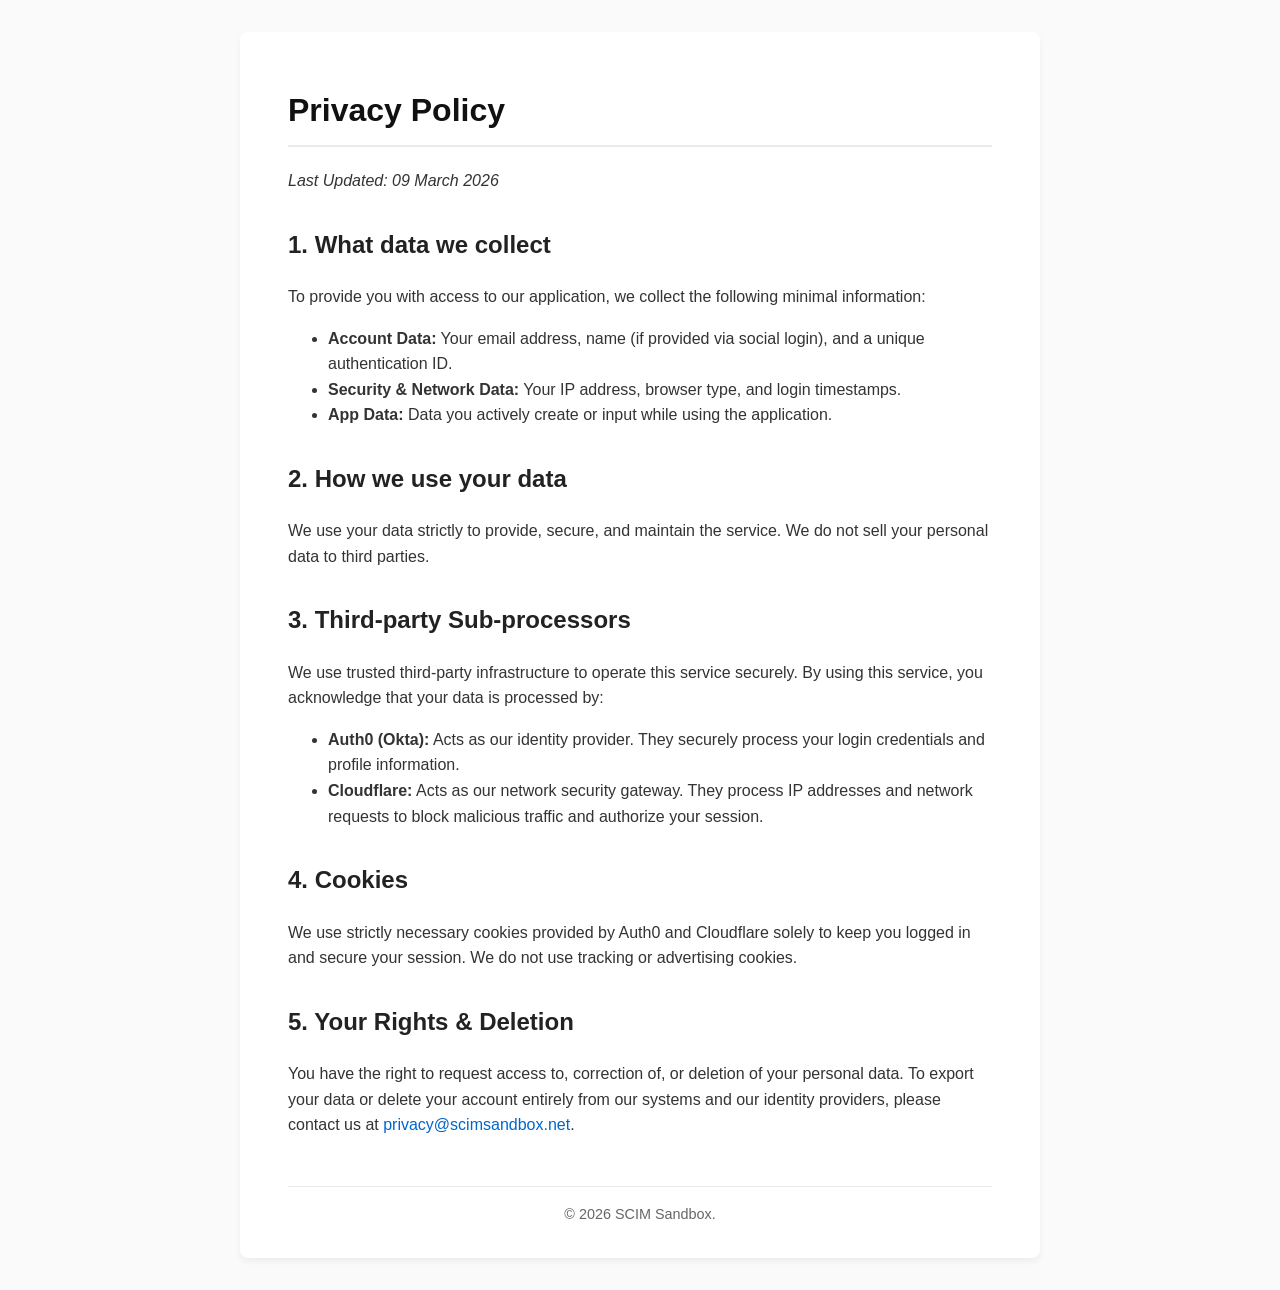
<file: docs/privacy.html>
<!DOCTYPE html>
<html lang="en">
<head>
    <meta charset="UTF-8">
    <meta name="viewport" content="width=device-width, initial-scale=1.0">
    <title>Privacy Policy</title>
    <style>
        body { font-family: -apple-system, BlinkMacSystemFont, "Segoe UI", Roboto, Helvetica, Arial, sans-serif; line-height: 1.6; color: #333; max-width: 800px; margin: 0 auto; padding: 2rem; background-color: #fafafa; }
        .container { background: #fff; padding: 2rem 3rem; border-radius: 8px; box-shadow: 0 4px 6px rgba(0,0,0,0.05); }
        h1 { border-bottom: 2px solid #eaeaea; padding-bottom: 0.5rem; color: #111; }
        h2 { color: #222; margin-top: 2rem; }
        ul { margin-bottom: 1.5rem; }
        a { color: #0066cc; text-decoration: none; }
        a:hover { text-decoration: underline; }
        .footer { margin-top: 3rem; font-size: 0.9em; color: #666; border-top: 1px solid #eaeaea; padding-top: 1rem; text-align: center; }
    </style>
</head>
<body>
    <div class="container">
        <h1>Privacy Policy</h1>
        <p><em>Last Updated: 09 March 2026</em></p>

        <h2>1. What data we collect</h2>
        <p>To provide you with access to our application, we collect the following minimal information:</p>
        <ul>
            <li><strong>Account Data:</strong> Your email address, name (if provided via social login), and a unique authentication ID.</li>
            <li><strong>Security & Network Data:</strong> Your IP address, browser type, and login timestamps.</li>
            <li><strong>App Data:</strong> Data you actively create or input while using the application.</li>
        </ul>

        <h2>2. How we use your data</h2>
        <p>We use your data strictly to provide, secure, and maintain the service. We do not sell your personal data to third parties.</p>

        <h2>3. Third-party Sub-processors</h2>
        <p>We use trusted third-party infrastructure to operate this service securely. By using this service, you acknowledge that your data is processed by:</p>
        <ul>
            <li><strong>Auth0 (Okta):</strong> Acts as our identity provider. They securely process your login credentials and profile information.</li>
            <li><strong>Cloudflare:</strong> Acts as our network security gateway. They process IP addresses and network requests to block malicious traffic and authorize your session.</li>
        </ul>

        <h2>4. Cookies</h2>
        <p>We use strictly necessary cookies provided by Auth0 and Cloudflare solely to keep you logged in and secure your session. We do not use tracking or advertising cookies.</p>

        <h2>5. Your Rights & Deletion</h2>
        <p>You have the right to request access to, correction of, or deletion of your personal data. To export your data or delete your account entirely from our systems and our identity providers, please contact us at <a href="mailto:privacy@scimsandbox.net">privacy@scimsandbox.net</a>.</p>

        <div class="footer">
            &copy; <script>document.write(new Date().getFullYear())</script> SCIM Sandbox. <br>
        </div>
    </div>
</body>
</html>
</file>
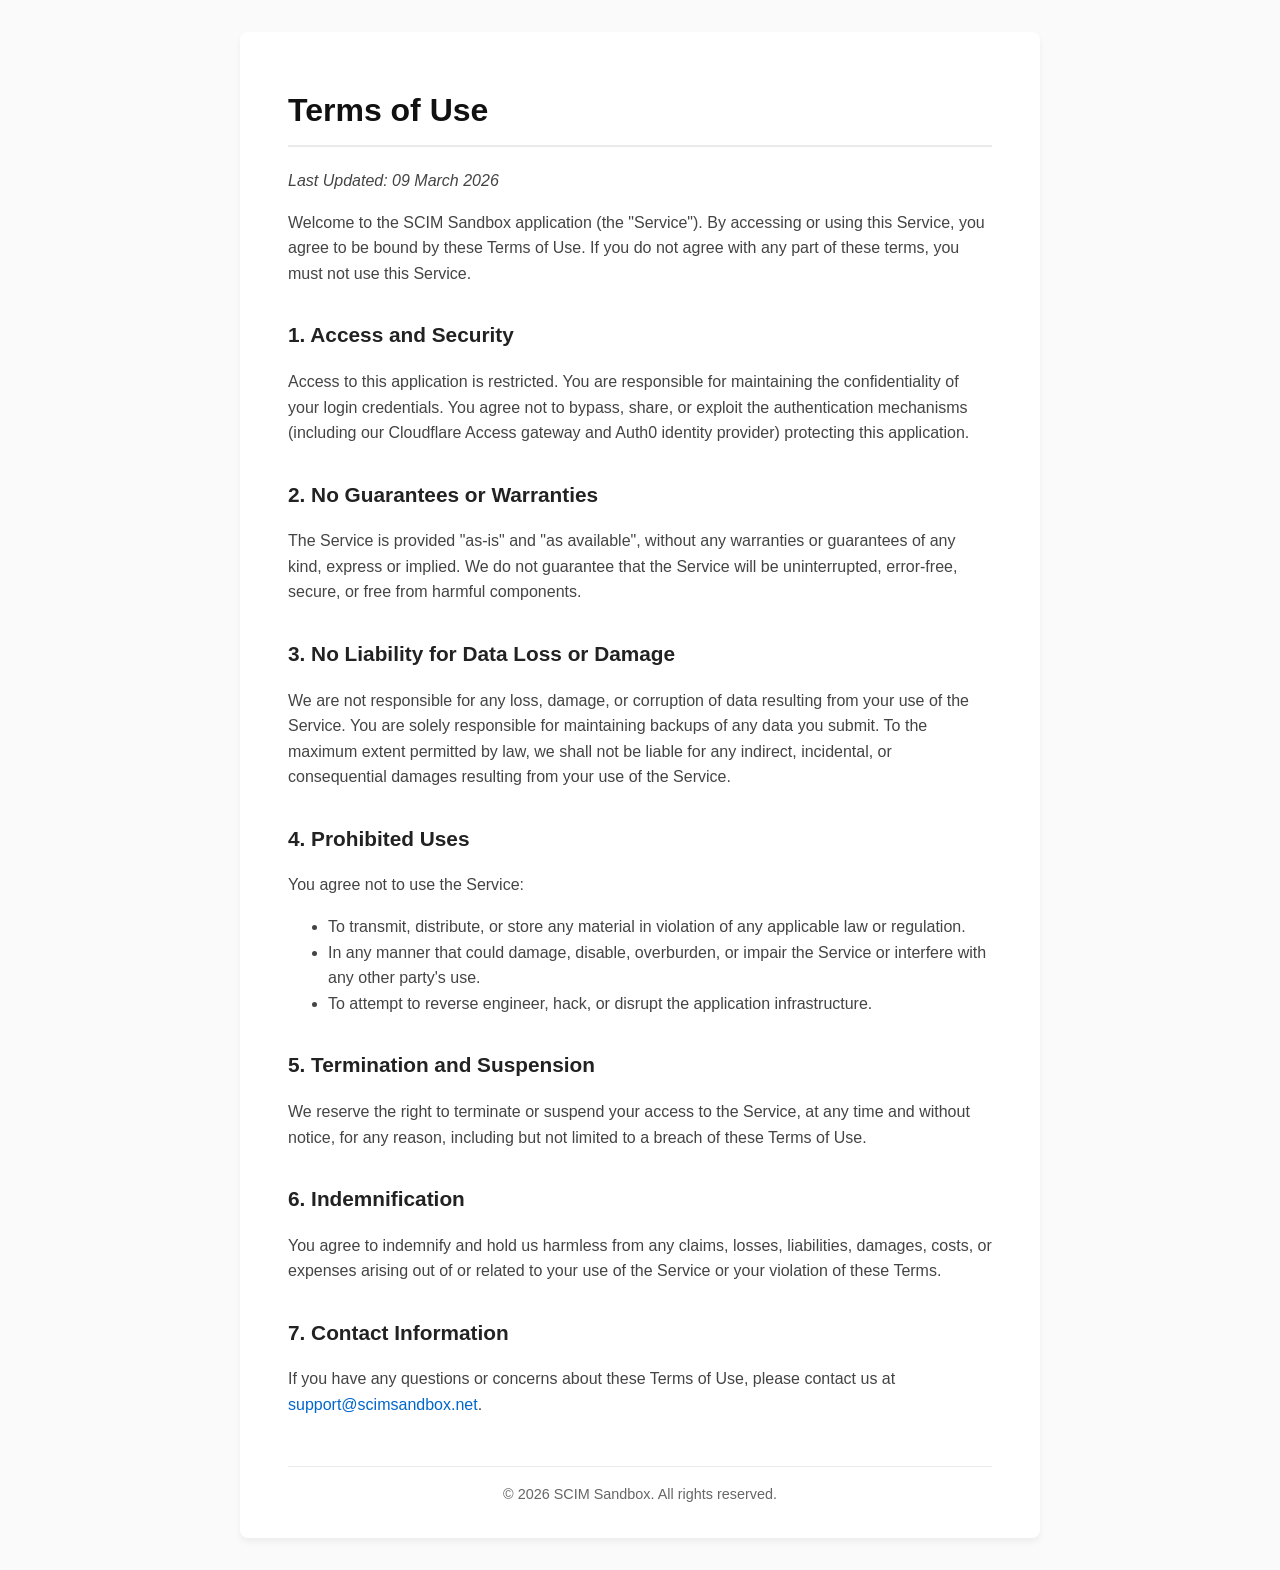
<file: docs/terms.html>
<!DOCTYPE html>
<html lang="en">
<head>
    <meta charset="UTF-8">
    <meta name="viewport" content="width=device-width, initial-scale=1.0">
    <title>Terms of Use</title>
    <style>
        body { font-family: -apple-system, BlinkMacSystemFont, "Segoe UI", Roboto, Helvetica, Arial, sans-serif; line-height: 1.6; color: #333; max-width: 800px; margin: 0 auto; padding: 2rem; background-color: #fafafa; }
        .container { background: #fff; padding: 2rem 3rem; border-radius: 8px; box-shadow: 0 4px 6px rgba(0,0,0,0.05); }
        h1 { border-bottom: 2px solid #eaeaea; padding-bottom: 0.5rem; color: #111; }
        h2 { color: #222; margin-top: 2rem; font-size: 1.3rem; }
        p, li { color: #444; }
        ul { margin-bottom: 1.5rem; }
        a { color: #0066cc; text-decoration: none; }
        a:hover { text-decoration: underline; }
        .footer { margin-top: 3rem; font-size: 0.9em; color: #666; border-top: 1px solid #eaeaea; padding-top: 1rem; text-align: center; }
    </style>
</head>
<body>
    <div class="container">
        <h1>Terms of Use</h1>
        <p><em>Last Updated: 09 March 2026</em></p>
        <p>Welcome to the SCIM Sandbox application (the "Service"). By accessing or using this Service, you agree to be bound by these Terms of Use. If you do not agree with any part of these terms, you must not use this Service.</p>

        <h2>1. Access and Security</h2>
        <p>Access to this application is restricted. You are responsible for maintaining the confidentiality of your login credentials. You agree not to bypass, share, or exploit the authentication mechanisms (including our Cloudflare Access gateway and Auth0 identity provider) protecting this application.</p>

        <h2>2. No Guarantees or Warranties</h2>
        <p>The Service is provided "as-is" and "as available", without any warranties or guarantees of any kind, express or implied. We do not guarantee that the Service will be uninterrupted, error-free, secure, or free from harmful components.</p>

        <h2>3. No Liability for Data Loss or Damage</h2>
        <p>We are not responsible for any loss, damage, or corruption of data resulting from your use of the Service. You are solely responsible for maintaining backups of any data you submit. To the maximum extent permitted by law, we shall not be liable for any indirect, incidental, or consequential damages resulting from your use of the Service.</p>

        <h2>4. Prohibited Uses</h2>
        <p>You agree not to use the Service:</p>
        <ul>
            <li>To transmit, distribute, or store any material in violation of any applicable law or regulation.</li>
            <li>In any manner that could damage, disable, overburden, or impair the Service or interfere with any other party's use.</li>
            <li>To attempt to reverse engineer, hack, or disrupt the application infrastructure.</li>
        </ul>

        <h2>5. Termination and Suspension</h2>
        <p>We reserve the right to terminate or suspend your access to the Service, at any time and without notice, for any reason, including but not limited to a breach of these Terms of Use.</p>

        <h2>6. Indemnification</h2>
        <p>You agree to indemnify and hold us harmless from any claims, losses, liabilities, damages, costs, or expenses arising out of or related to your use of the Service or your violation of these Terms.</p>

        <h2>7. Contact Information</h2>
        <p>If you have any questions or concerns about these Terms of Use, please contact us at <a href="mailto:support@scimsandbox.net">support@scimsandbox.net</a>.</p>

        <div class="footer">
            &copy; <script>document.write(new Date().getFullYear())</script> SCIM Sandbox. All rights reserved. <br>
        </div>
    </div>
</body>
</html>
</file>
